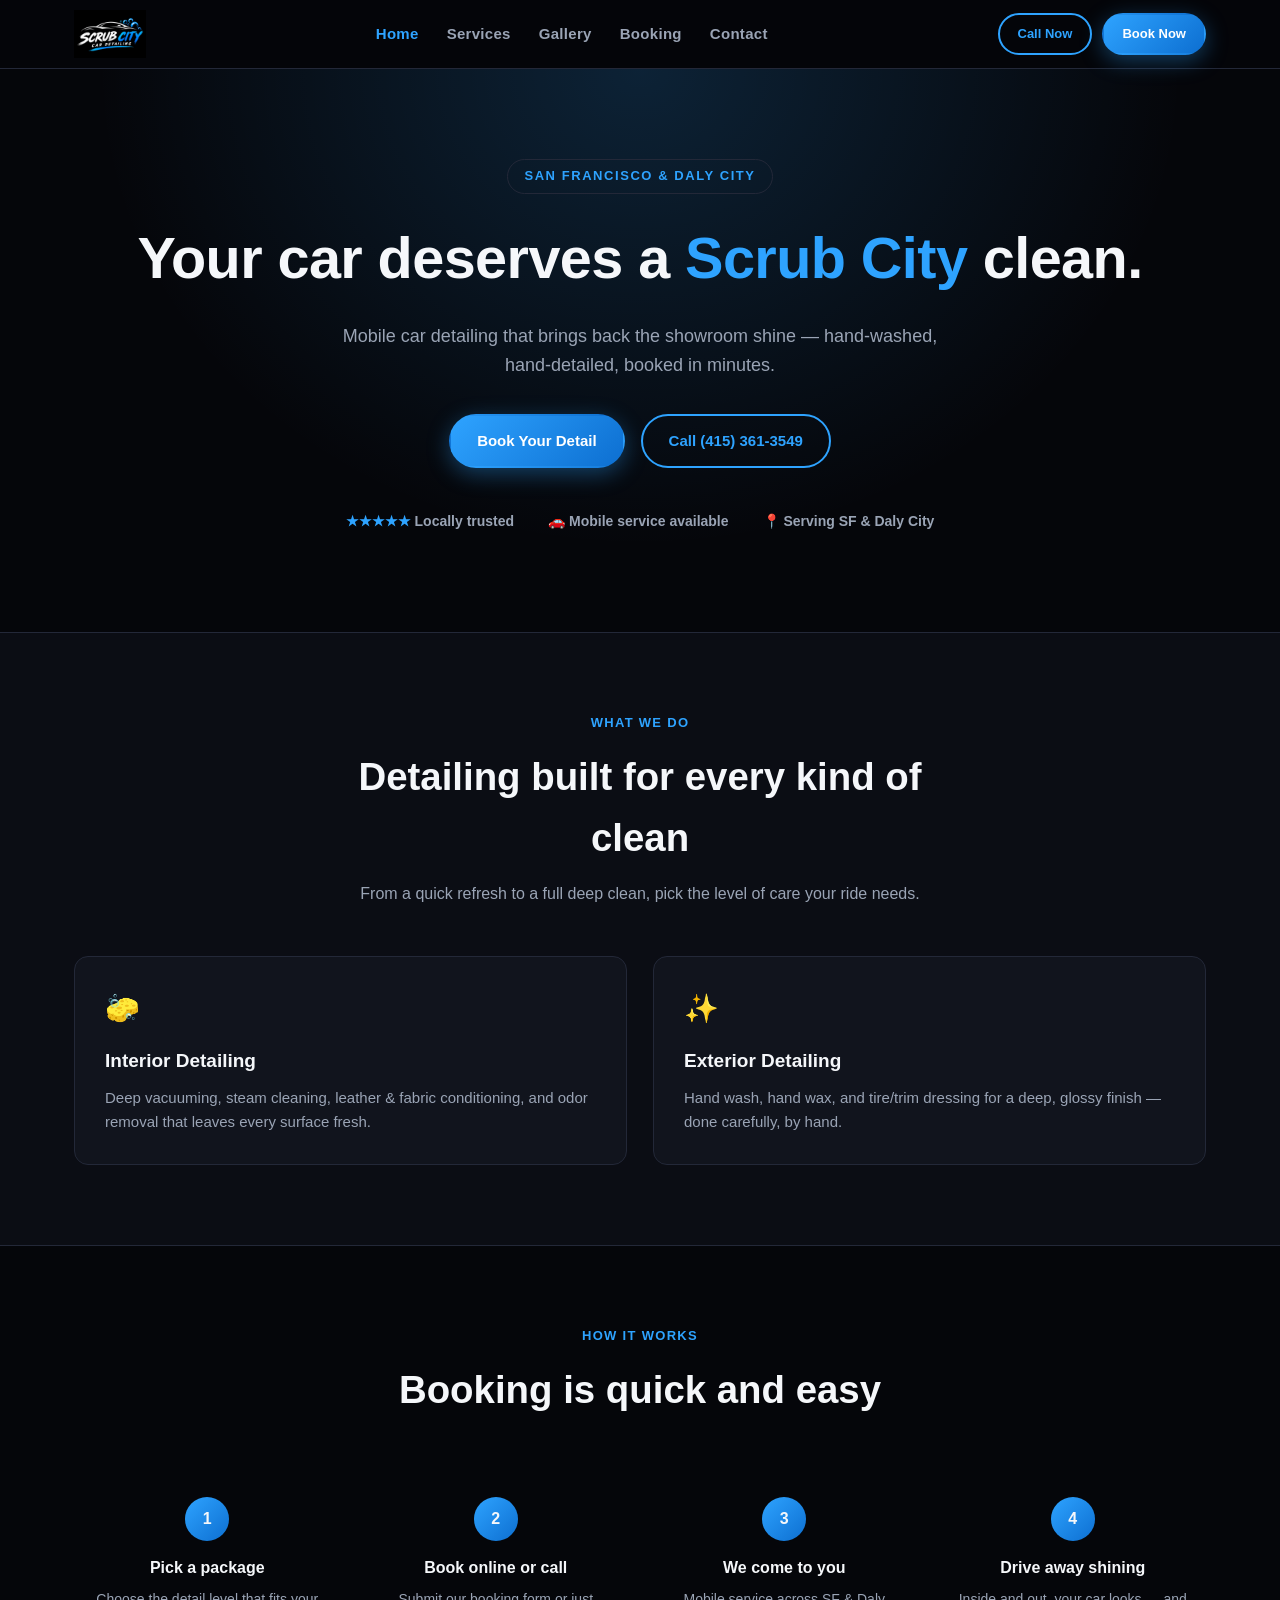
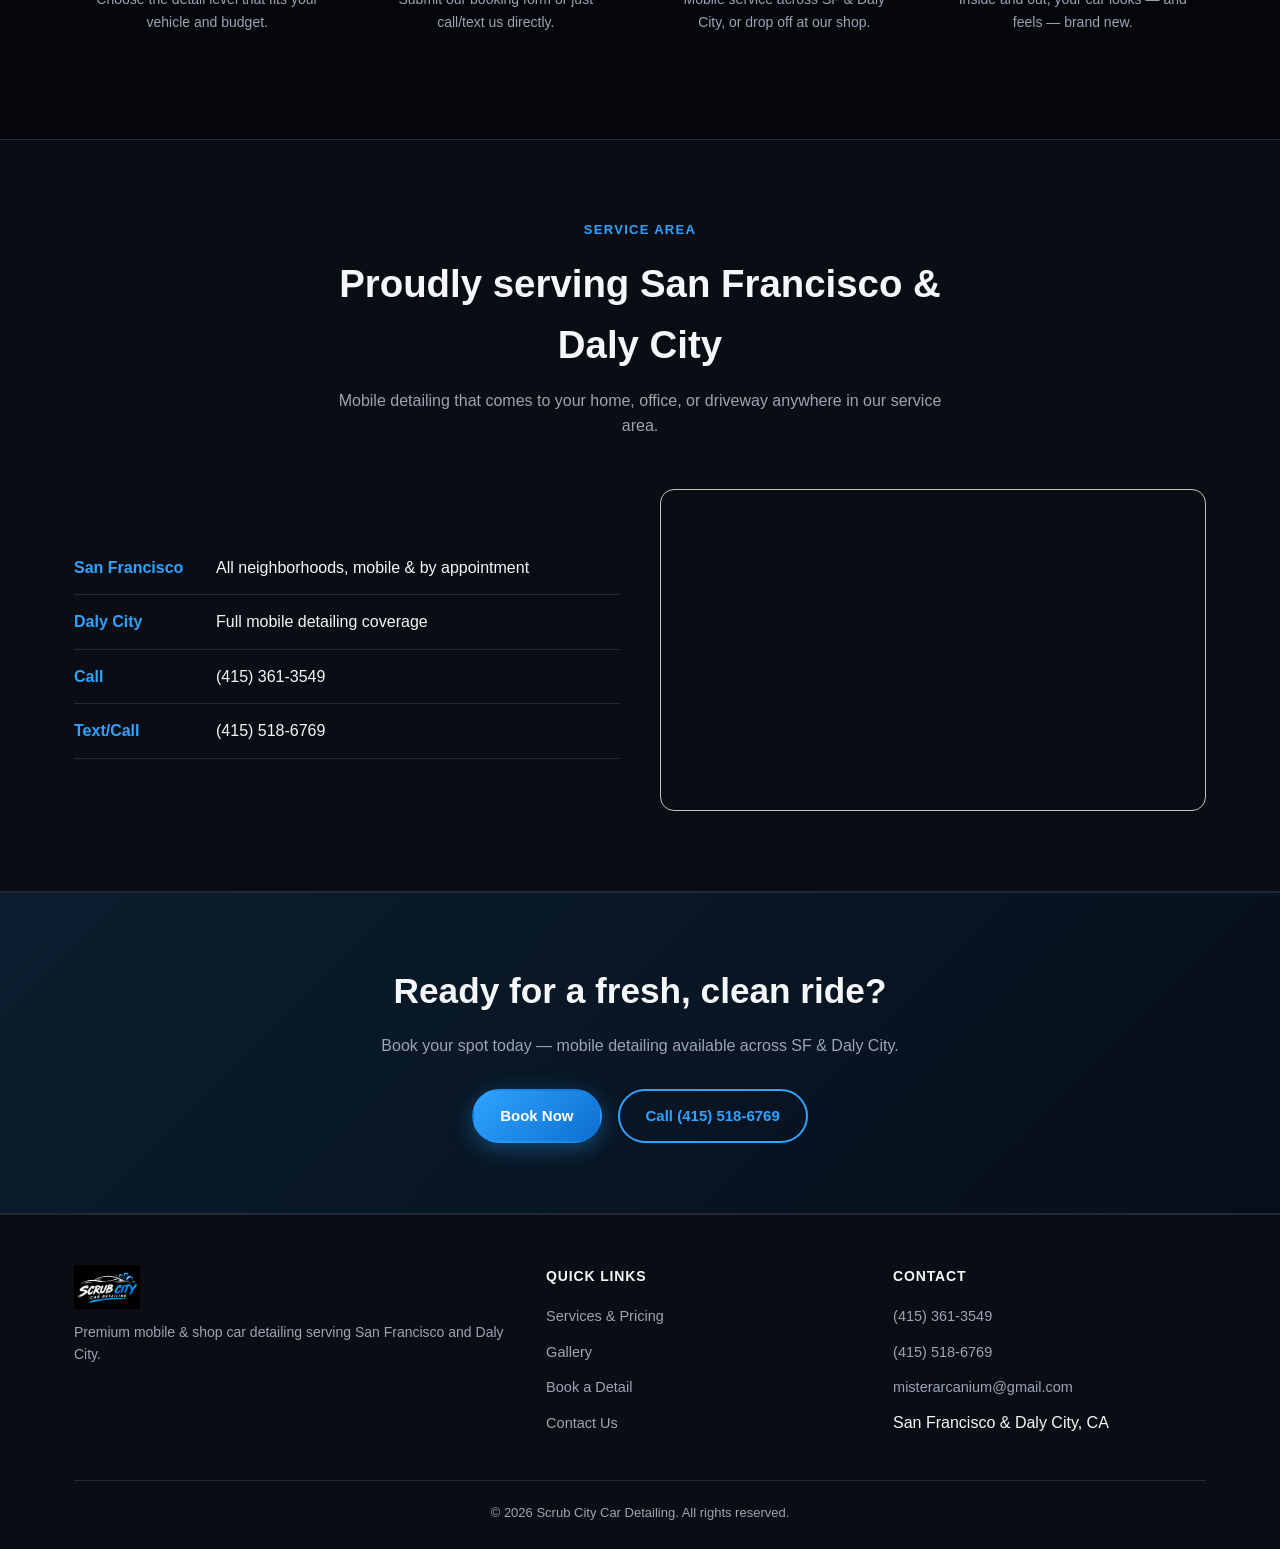
<file: index.html>
<!DOCTYPE html>
<html lang="en">
<head>
<meta charset="UTF-8">
<meta name="viewport" content="width=device-width, initial-scale=1.0">
<title>Scrub City Car Detailing | Mobile & Shop Detailing in SF & Daly City</title>
<meta name="description" content="Scrub City Car Detailing offers hand-done interior & exterior detailing in San Francisco and Daly City. Book online or call (415) 361-3549.">
<link rel="icon" href="images/logo-round.webp">
<link rel="stylesheet" href="styles.css">
</head>
<body>

<header class="site-header">
  <div class="nav-wrap">
    <a href="index.html" class="brand">
      <img src="images/logo-wide.webp" alt="Scrub City Car Detailing logo">
    </a>
    <nav class="main-nav">
      <ul>
        <li><a href="index.html" class="active">Home</a></li>
        <li><a href="services.html">Services</a></li>
        <li><a href="gallery.html">Gallery</a></li>
        <li><a href="booking.html">Booking</a></li>
        <li><a href="contact.html">Contact</a></li>
      </ul>
    </nav>
    <div class="header-cta">
      <a href="tel:4153613549" class="btn btn-outline btn-sm">Call Now</a>
      <a href="booking.html" class="btn btn-primary btn-sm"><span class="long">Book </span>Now</a>
    </div>
    <button class="nav-toggle" aria-label="Toggle menu"><span></span><span></span><span></span></button>
  </div>
</header>

<section class="hero">
  <div class="container">
    <span class="eyebrow">San Francisco &amp; Daly City</span>
    <h1>Your car deserves a <span>Scrub City</span> clean.</h1>
    <p class="lead">Mobile car detailing that brings back the showroom shine — hand-washed, hand-detailed, booked in minutes.</p>
    <div class="hero-actions">
      <a href="booking.html" class="btn btn-primary">Book Your Detail</a>
      <a href="tel:4153613549" class="btn btn-outline">Call (415) 361-3549</a>
    </div>
    <div class="trust-strip">
      <div><span>★★★★★</span> Locally trusted</div>
      <div><span>🚗</span> Mobile service available</div>
      <div><span>📍</span> Serving SF &amp; Daly City</div>
    </div>
  </div>
</section>

<section class="alt-bg">
  <div class="container">
    <div class="section-head">
      <span class="tag">What We Do</span>
      <h2>Detailing built for every kind of clean</h2>
      <p>From a quick refresh to a full deep clean, pick the level of care your ride needs.</p>
    </div>
    <div class="grid-2">
      <div class="card">
        <div class="icon">🧽</div>
        <h3>Interior Detailing</h3>
        <p>Deep vacuuming, steam cleaning, leather &amp; fabric conditioning, and odor removal that leaves every surface fresh.</p>
      </div>
      <div class="card">
        <div class="icon">✨</div>
        <h3>Exterior Detailing</h3>
        <p>Hand wash, hand wax, and tire/trim dressing for a deep, glossy finish — done carefully, by hand.</p>
      </div>
    </div>
  </div>
</section>

<section>
  <div class="container">
    <div class="section-head">
      <span class="tag">How It Works</span>
      <h2>Booking is quick and easy</h2>
    </div>
    <div class="steps">
      <div class="step">
        <div class="num">1</div>
        <h4>Pick a package</h4>
        <p>Choose the detail level that fits your vehicle and budget.</p>
      </div>
      <div class="step">
        <div class="num">2</div>
        <h4>Book online or call</h4>
        <p>Submit our booking form or just call/text us directly.</p>
      </div>
      <div class="step">
        <div class="num">3</div>
        <h4>We come to you</h4>
        <p>Mobile service across SF &amp; Daly City, or drop off at our shop.</p>
      </div>
      <div class="step">
        <div class="num">4</div>
        <h4>Drive away shining</h4>
        <p>Inside and out, your car looks — and feels — brand new.</p>
      </div>
    </div>
  </div>
</section>

<section class="alt-bg">
  <div class="container">
    <div class="section-head">
      <span class="tag">Service Area</span>
      <h2>Proudly serving San Francisco &amp; Daly City</h2>
      <p>Mobile detailing that comes to your home, office, or driveway anywhere in our service area.</p>
    </div>
    <div class="area-box">
      <ul class="area-list">
        <li><strong>San Francisco</strong> All neighborhoods, mobile &amp; by appointment</li>
        <li><strong>Daly City</strong> Full mobile detailing coverage</li>
        <li><strong>Call</strong> <a href="tel:4153613549">(415) 361-3549</a></li>
        <li><strong>Text/Call</strong> <a href="tel:4155186769">(415) 518-6769</a></li>
      </ul>
      <div class="map-embed">
        <iframe src="https://www.google.com/maps?q=San+Francisco,CA&output=embed" loading="lazy" allowfullscreen title="Service area map"></iframe>
      </div>
    </div>
  </div>
</section>

<section class="cta-band">
  <div class="container">
    <h2>Ready for a fresh, clean ride?</h2>
    <p>Book your spot today — mobile detailing available across SF &amp; Daly City.</p>
    <div class="cta-actions">
      <a href="booking.html" class="btn btn-primary">Book Now</a>
      <a href="tel:4155186769" class="btn btn-outline">Call (415) 518-6769</a>
    </div>
  </div>
</section>

<footer class="site-footer">
  <div class="container">
    <div class="footer-grid">
      <div>
        <img src="images/logo-wide.webp" alt="Scrub City Car Detailing">
        <p>Premium mobile &amp; shop car detailing serving San Francisco and Daly City.</p>
      </div>
      <div>
        <h5>Quick Links</h5>
        <ul>
          <li><a href="services.html">Services &amp; Pricing</a></li>
          <li><a href="gallery.html">Gallery</a></li>
          <li><a href="booking.html">Book a Detail</a></li>
          <li><a href="contact.html">Contact Us</a></li>
        </ul>
      </div>
      <div>
        <h5>Contact</h5>
        <ul>
          <li><a href="tel:4153613549">(415) 361-3549</a></li>
          <li><a href="tel:4155186769">(415) 518-6769</a></li>
          <li><a href="mailto:misterarcanium@gmail.com">misterarcanium@gmail.com</a></li>
          <li>San Francisco &amp; Daly City, CA</li>
        </ul>
      </div>
    </div>
    <div class="footer-bottom">
      &copy; <span id="year"></span> Scrub City Car Detailing. All rights reserved.
    </div>
  </div>
</footer>

<script src="script.js"></script>
</body>
</html>
</file>
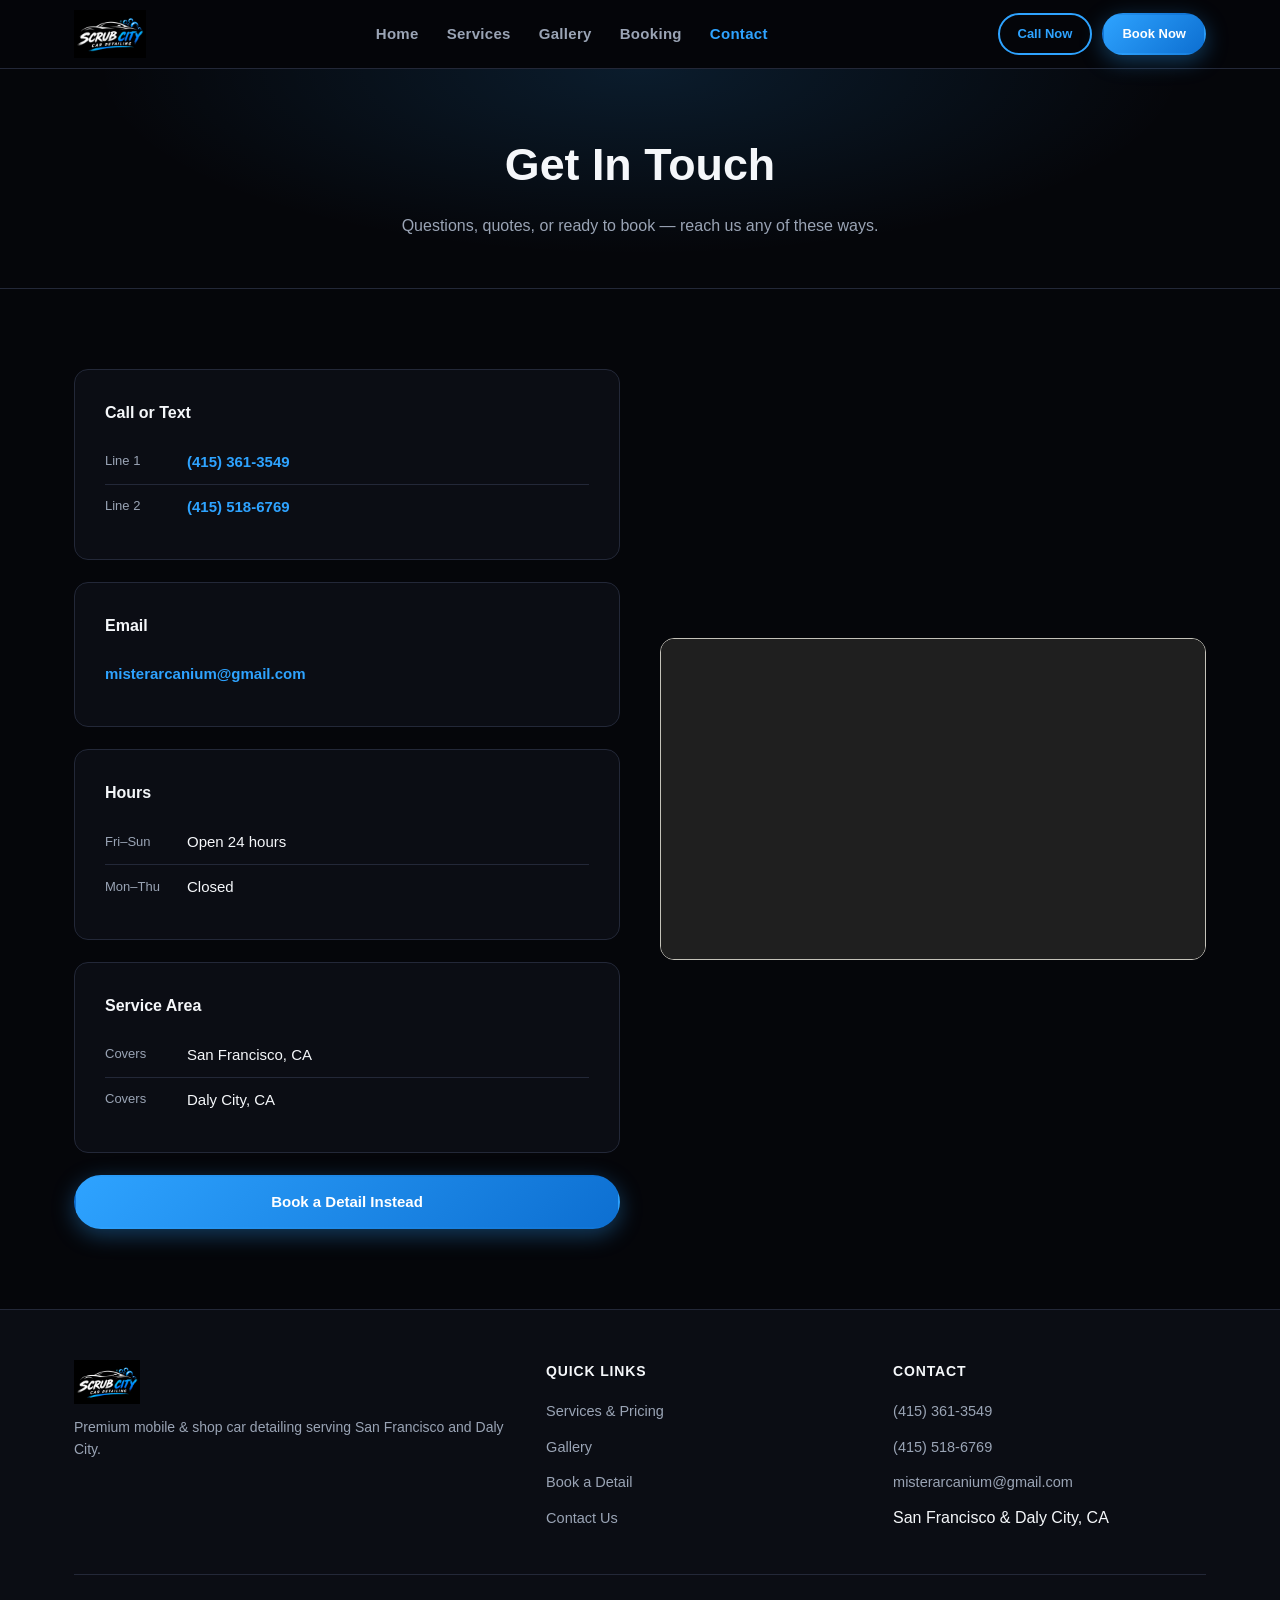
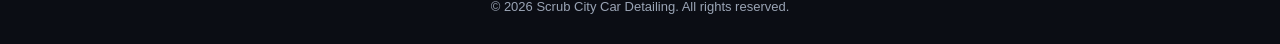
<file: contact.html>
<!DOCTYPE html>
<html lang="en">
<head>
<meta charset="UTF-8">
<meta name="viewport" content="width=device-width, initial-scale=1.0">
<title>Contact | Scrub City Car Detailing</title>
<meta name="description" content="Contact Scrub City Car Detailing — call or text (415) 361-3549 or (415) 518-6769. Serving San Francisco and Daly City.">
<link rel="icon" href="images/logo-round.webp">
<link rel="stylesheet" href="styles.css">
</head>
<body>

<header class="site-header">
  <div class="nav-wrap">
    <a href="index.html" class="brand">
      <img src="images/logo-wide.webp" alt="Scrub City Car Detailing logo">
    </a>
    <nav class="main-nav">
      <ul>
        <li><a href="index.html">Home</a></li>
        <li><a href="services.html">Services</a></li>
        <li><a href="gallery.html">Gallery</a></li>
        <li><a href="booking.html">Booking</a></li>
        <li><a href="contact.html" class="active">Contact</a></li>
      </ul>
    </nav>
    <div class="header-cta">
      <a href="tel:4153613549" class="btn btn-outline btn-sm">Call Now</a>
      <a href="booking.html" class="btn btn-primary btn-sm"><span class="long">Book </span>Now</a>
    </div>
    <button class="nav-toggle" aria-label="Toggle menu"><span></span><span></span><span></span></button>
  </div>
</header>

<section class="page-hero">
  <div class="container">
    <h1>Get In Touch</h1>
    <p>Questions, quotes, or ready to book — reach us any of these ways.</p>
  </div>
</section>

<section>
  <div class="container">
    <div class="area-box">

      <div>
        <div class="side-card">
          <h4>Call or Text</h4>
          <div class="contact-line"><span class="lbl">Line 1</span><a href="tel:4153613549">(415) 361-3549</a></div>
          <div class="contact-line"><span class="lbl">Line 2</span><a href="tel:4155186769">(415) 518-6769</a></div>
        </div>
        <div class="side-card">
          <h4>Email</h4>
          <div class="contact-line"><a href="mailto:misterarcanium@gmail.com">misterarcanium@gmail.com</a></div>
        </div>
        <div class="side-card">
          <h4>Hours</h4>
          <div class="contact-line"><span class="lbl">Fri–Sun</span> Open 24 hours</div>
          <div class="contact-line"><span class="lbl">Mon–Thu</span> Closed</div>
        </div>
        <div class="side-card">
          <h4>Service Area</h4>
          <div class="contact-line"><span class="lbl">Covers</span> San Francisco, CA</div>
          <div class="contact-line"><span class="lbl">Covers</span> Daly City, CA</div>
        </div>
        <a href="booking.html" class="btn btn-primary" style="width:100%;text-align:center;">Book a Detail Instead</a>
      </div>

      <div class="map-embed">
        <iframe src="https://www.google.com/maps?q=Daly+City,CA&output=embed" loading="lazy" allowfullscreen title="San Francisco and Daly City service area map"></iframe>
      </div>

    </div>
  </div>
</section>

<footer class="site-footer">
  <div class="container">
    <div class="footer-grid">
      <div>
        <img src="images/logo-wide.webp" alt="Scrub City Car Detailing">
        <p>Premium mobile &amp; shop car detailing serving San Francisco and Daly City.</p>
      </div>
      <div>
        <h5>Quick Links</h5>
        <ul>
          <li><a href="services.html">Services &amp; Pricing</a></li>
          <li><a href="gallery.html">Gallery</a></li>
          <li><a href="booking.html">Book a Detail</a></li>
          <li><a href="contact.html">Contact Us</a></li>
        </ul>
      </div>
      <div>
        <h5>Contact</h5>
        <ul>
          <li><a href="tel:4153613549">(415) 361-3549</a></li>
          <li><a href="tel:4155186769">(415) 518-6769</a></li>
          <li><a href="mailto:misterarcanium@gmail.com">misterarcanium@gmail.com</a></li>
          <li>San Francisco &amp; Daly City, CA</li>
        </ul>
      </div>
    </div>
    <div class="footer-bottom">
      &copy; <span id="year"></span> Scrub City Car Detailing. All rights reserved.
    </div>
  </div>
</footer>

<script src="script.js"></script>
</body>
</html>
</file>
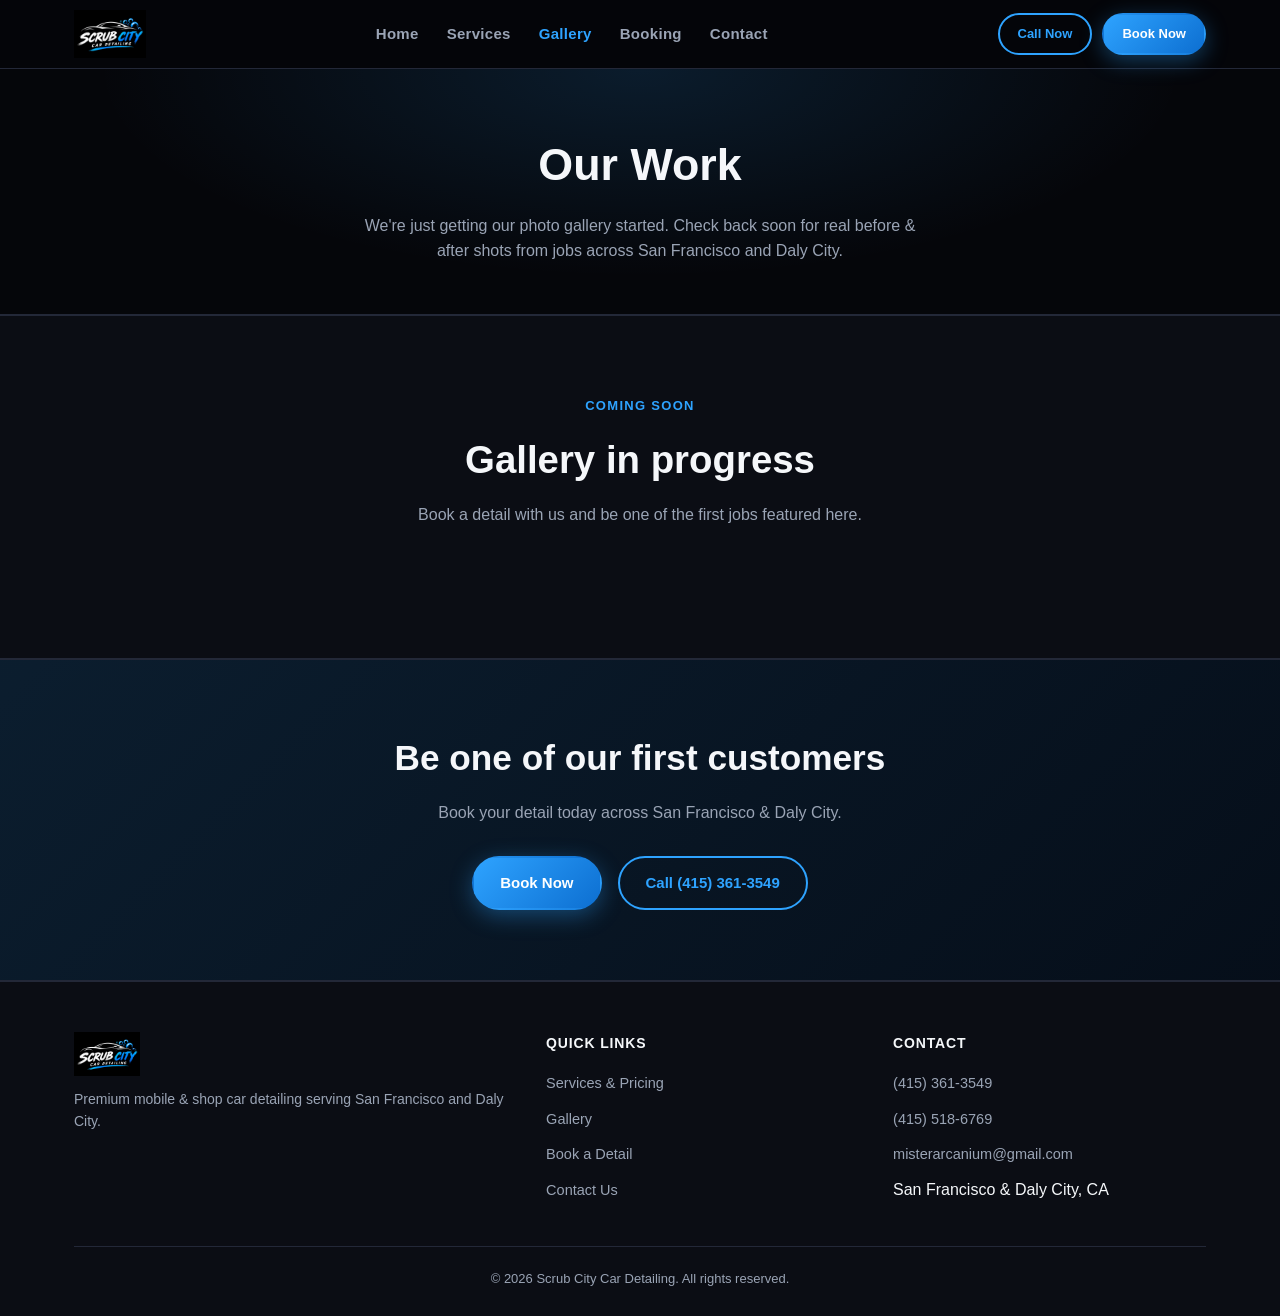
<file: gallery.html>
<!DOCTYPE html>
<html lang="en">
<head>
<meta charset="UTF-8">
<meta name="viewport" content="width=device-width, initial-scale=1.0">
<title>Gallery | Scrub City Car Detailing</title>
<meta name="description" content="See before & after results from Scrub City Car Detailing, serving San Francisco and Daly City.">
<link rel="icon" href="images/logo-round.webp">
<link rel="stylesheet" href="styles.css">
</head>
<body>

<header class="site-header">
  <div class="nav-wrap">
    <a href="index.html" class="brand">
      <img src="images/logo-wide.webp" alt="Scrub City Car Detailing logo">
    </a>
    <nav class="main-nav">
      <ul>
        <li><a href="index.html">Home</a></li>
        <li><a href="services.html">Services</a></li>
        <li><a href="gallery.html" class="active">Gallery</a></li>
        <li><a href="booking.html">Booking</a></li>
        <li><a href="contact.html">Contact</a></li>
      </ul>
    </nav>
    <div class="header-cta">
      <a href="tel:4153613549" class="btn btn-outline btn-sm">Call Now</a>
      <a href="booking.html" class="btn btn-primary btn-sm"><span class="long">Book </span>Now</a>
    </div>
    <button class="nav-toggle" aria-label="Toggle menu"><span></span><span></span><span></span></button>
  </div>
</header>

<section class="page-hero">
  <div class="container">
    <h1>Our Work</h1>
    <p>We're just getting our photo gallery started. Check back soon for real before &amp; after shots from jobs across San Francisco and Daly City.</p>
  </div>
</section>

<section class="alt-bg">
  <div class="container">
    <div class="section-head">
      <span class="tag">Coming Soon</span>
      <h2>Gallery in progress</h2>
      <p>Book a detail with us and be one of the first jobs featured here.</p>
    </div>
  </div>
</section>

<section class="cta-band">
  <div class="container">
    <h2>Be one of our first customers</h2>
    <p>Book your detail today across San Francisco &amp; Daly City.</p>
    <div class="cta-actions">
      <a href="booking.html" class="btn btn-primary">Book Now</a>
      <a href="tel:4153613549" class="btn btn-outline">Call (415) 361-3549</a>
    </div>
  </div>
</section>

<footer class="site-footer">
  <div class="container">
    <div class="footer-grid">
      <div>
        <img src="images/logo-wide.webp" alt="Scrub City Car Detailing">
        <p>Premium mobile &amp; shop car detailing serving San Francisco and Daly City.</p>
      </div>
      <div>
        <h5>Quick Links</h5>
        <ul>
          <li><a href="services.html">Services &amp; Pricing</a></li>
          <li><a href="gallery.html">Gallery</a></li>
          <li><a href="booking.html">Book a Detail</a></li>
          <li><a href="contact.html">Contact Us</a></li>
        </ul>
      </div>
      <div>
        <h5>Contact</h5>
        <ul>
          <li><a href="tel:4153613549">(415) 361-3549</a></li>
          <li><a href="tel:4155186769">(415) 518-6769</a></li>
          <li><a href="mailto:misterarcanium@gmail.com">misterarcanium@gmail.com</a></li>
          <li>San Francisco &amp; Daly City, CA</li>
        </ul>
      </div>
    </div>
    <div class="footer-bottom">
      &copy; <span id="year"></span> Scrub City Car Detailing. All rights reserved.
    </div>
  </div>
</footer>

<script src="script.js"></script>
</body>
</html>
</file>
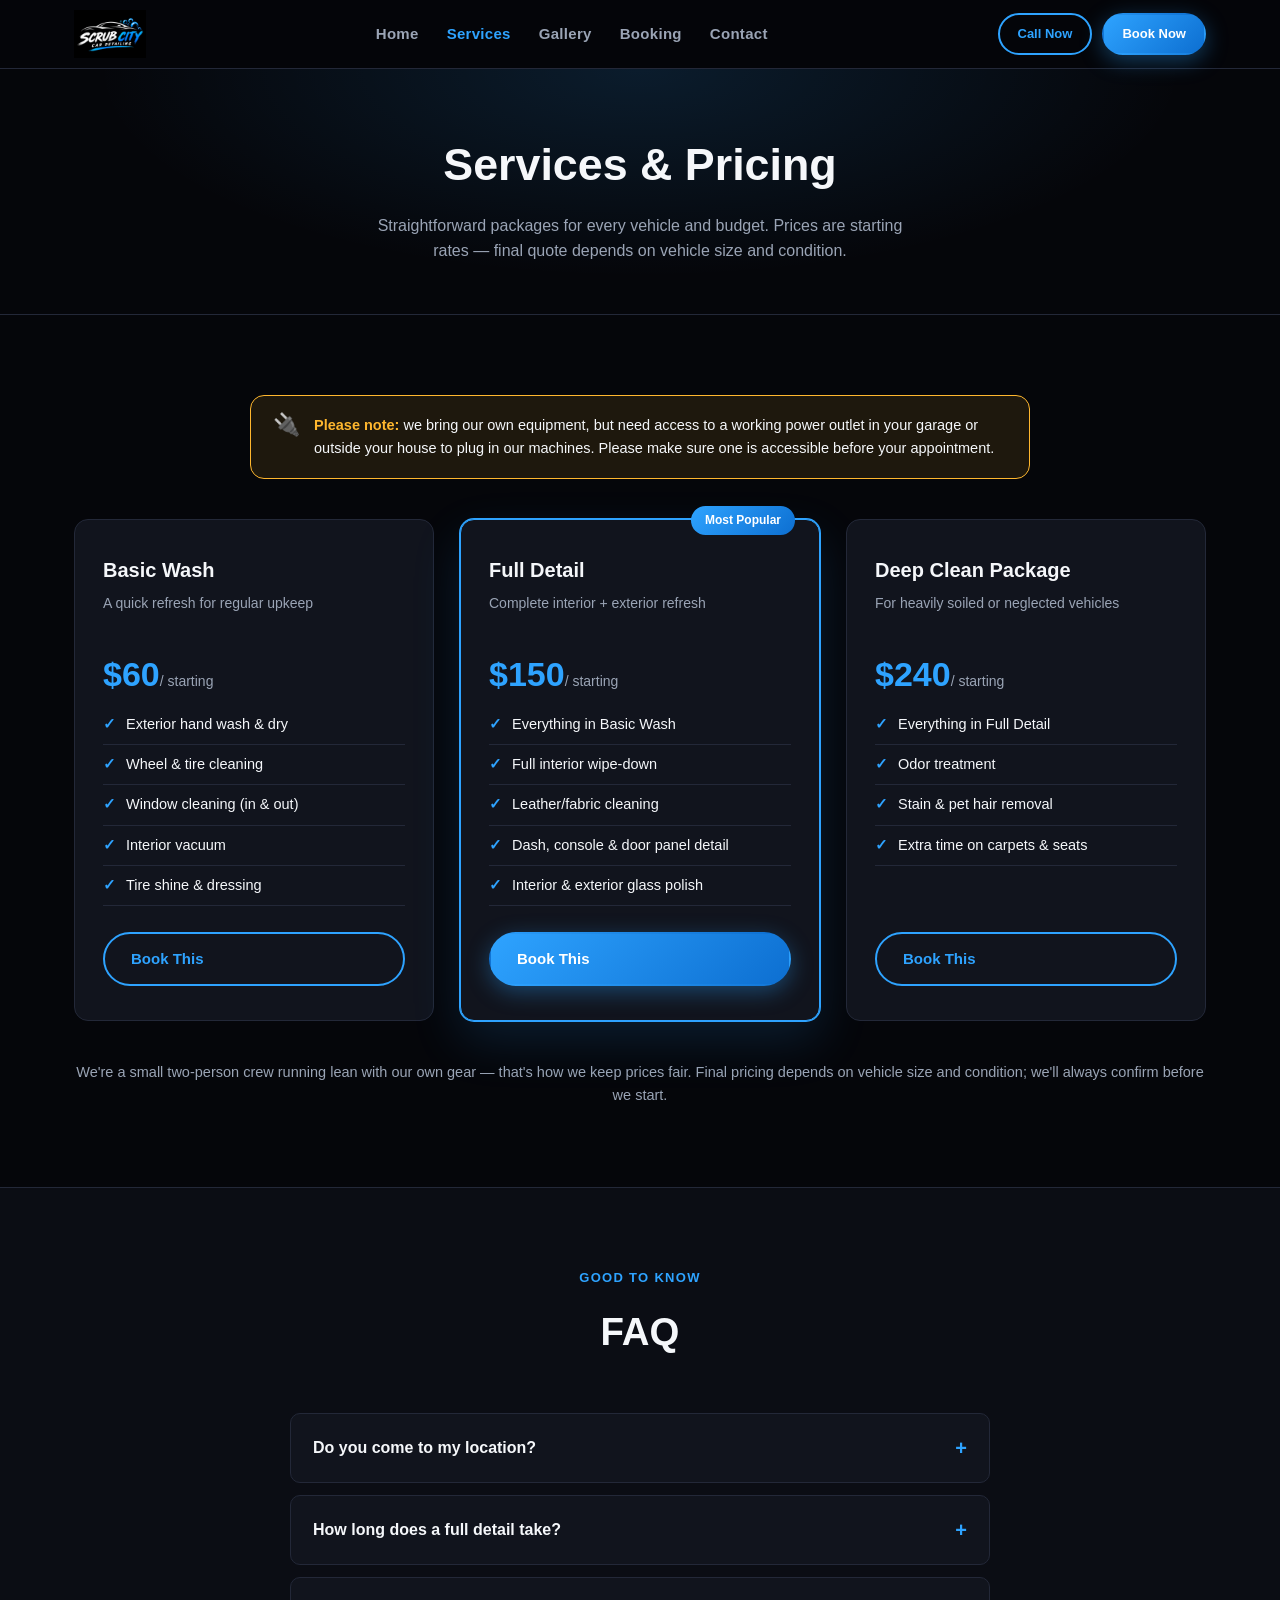
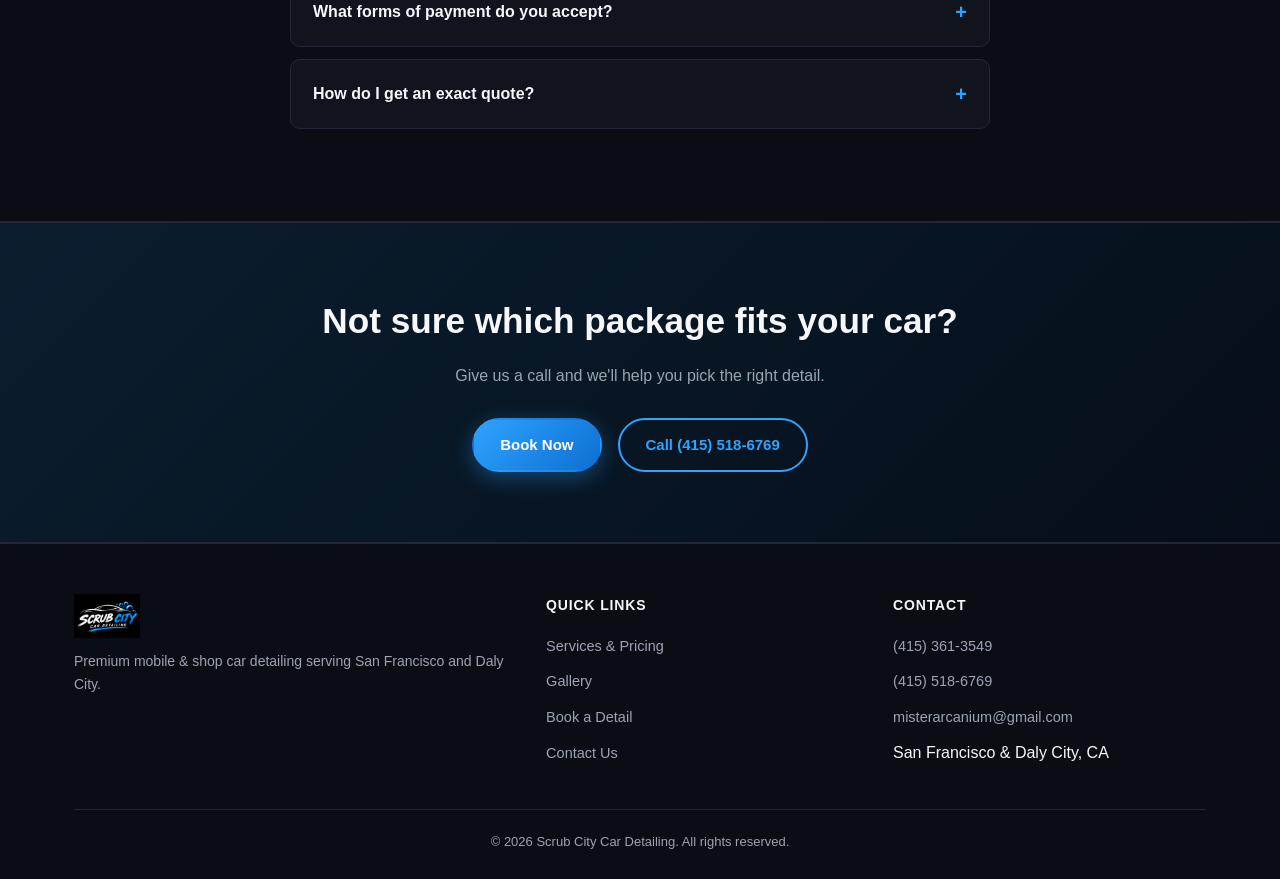
<file: services.html>
<!DOCTYPE html>
<html lang="en">
<head>
<meta charset="UTF-8">
<meta name="viewport" content="width=device-width, initial-scale=1.0">
<title>Services & Pricing | Scrub City Car Detailing</title>
<meta name="description" content="Detailing packages from Scrub City Car Detailing: basic wash, full detail, and deep interior/exterior clean. Serving SF & Daly City.">
<link rel="icon" href="images/logo-round.webp">
<link rel="stylesheet" href="styles.css">
</head>
<body>

<header class="site-header">
  <div class="nav-wrap">
    <a href="index.html" class="brand">
      <img src="images/logo-wide.webp" alt="Scrub City Car Detailing logo">
    </a>
    <nav class="main-nav">
      <ul>
        <li><a href="index.html">Home</a></li>
        <li><a href="services.html" class="active">Services</a></li>
        <li><a href="gallery.html">Gallery</a></li>
        <li><a href="booking.html">Booking</a></li>
        <li><a href="contact.html">Contact</a></li>
      </ul>
    </nav>
    <div class="header-cta">
      <a href="tel:4153613549" class="btn btn-outline btn-sm">Call Now</a>
      <a href="booking.html" class="btn btn-primary btn-sm"><span class="long">Book </span>Now</a>
    </div>
    <button class="nav-toggle" aria-label="Toggle menu"><span></span><span></span><span></span></button>
  </div>
</header>

<section class="page-hero">
  <div class="container">
    <h1>Services &amp; Pricing</h1>
    <p>Straightforward packages for every vehicle and budget. Prices are starting rates — final quote depends on vehicle size and condition.</p>
  </div>
</section>

<section>
  <div class="container">
    <div class="notice">
      <div class="notice-icon">🔌</div>
      <p><strong>Please note:</strong> we bring our own equipment, but need access to a working power outlet in your garage or outside your house to plug in our machines. Please make sure one is accessible before your appointment.</p>
    </div>
    <div class="grid-3">

      <div class="pricing-card">
        <h3>Basic Wash</h3>
        <p class="desc">A quick refresh for regular upkeep</p>
        <div class="price">$60<small>/ starting</small></div>
        <ul>
          <li>Exterior hand wash &amp; dry</li>
          <li>Wheel &amp; tire cleaning</li>
          <li>Window cleaning (in &amp; out)</li>
          <li>Interior vacuum</li>
          <li>Tire shine &amp; dressing</li>
        </ul>
        <a href="booking.html" class="btn btn-outline">Book This</a>
      </div>

      <div class="pricing-card featured">
        <span class="badge">Most Popular</span>
        <h3>Full Detail</h3>
        <p class="desc">Complete interior + exterior refresh</p>
        <div class="price">$150<small>/ starting</small></div>
        <ul>
          <li>Everything in Basic Wash</li>
          <li>Full interior wipe-down</li>
          <li>Leather/fabric cleaning</li>
          <li>Dash, console &amp; door panel detail</li>
          <li>Interior &amp; exterior glass polish</li>
        </ul>
        <a href="booking.html" class="btn btn-primary">Book This</a>
      </div>

      <div class="pricing-card">
        <h3>Deep Clean Package</h3>
        <p class="desc">For heavily soiled or neglected vehicles</p>
        <div class="price">$240<small>/ starting</small></div>
        <ul>
          <li>Everything in Full Detail</li>
          <li>Odor treatment</li>
          <li>Stain &amp; pet hair removal</li>
          <li>Extra time on carpets &amp; seats</li>
        </ul>
        <a href="booking.html" class="btn btn-outline">Book This</a>
      </div>

    </div>

    <p class="addon-note">
      We're a small two-person crew running lean with our own gear — that's how we keep prices fair. Final pricing depends on vehicle size and condition; we'll always confirm before we start.
    </p>
  </div>
</section>

<section class="alt-bg">
  <div class="container">
    <div class="section-head">
      <span class="tag">Good to Know</span>
      <h2>FAQ</h2>
    </div>
    <div style="max-width:700px;margin:0 auto;">
      <details class="faq-item">
        <summary>Do you come to my location?</summary>
        <p class="faq-a">Yes — we offer mobile detailing throughout San Francisco and Daly City. We just need access to water and power at your location, or we can bring our own supply for an added fee.</p>
      </details>
      <details class="faq-item">
        <summary>How long does a full detail take?</summary>
        <p class="faq-a">As a two-person team, a Full Detail typically takes 2–3.5 hours depending on vehicle size and condition. Deep Clean packages can take longer.</p>
      </details>
      <details class="faq-item">
        <summary>What forms of payment do you accept?</summary>
        <p class="faq-a">Cash, Zelle, Venmo, and major credit/debit cards. Payment is collected after the job is complete and you're happy with the result.</p>
      </details>
      <details class="faq-item">
        <summary>How do I get an exact quote?</summary>
        <p class="faq-a">Submit the booking form with your vehicle details, or call/text us at (415) 361-3549 — we'll confirm final pricing before we start.</p>
      </details>
    </div>
  </div>
</section>

<section class="cta-band">
  <div class="container">
    <h2>Not sure which package fits your car?</h2>
    <p>Give us a call and we'll help you pick the right detail.</p>
    <div class="cta-actions">
      <a href="booking.html" class="btn btn-primary">Book Now</a>
      <a href="tel:4155186769" class="btn btn-outline">Call (415) 518-6769</a>
    </div>
  </div>
</section>

<footer class="site-footer">
  <div class="container">
    <div class="footer-grid">
      <div>
        <img src="images/logo-wide.webp" alt="Scrub City Car Detailing">
        <p>Premium mobile &amp; shop car detailing serving San Francisco and Daly City.</p>
      </div>
      <div>
        <h5>Quick Links</h5>
        <ul>
          <li><a href="services.html">Services &amp; Pricing</a></li>
          <li><a href="gallery.html">Gallery</a></li>
          <li><a href="booking.html">Book a Detail</a></li>
          <li><a href="contact.html">Contact Us</a></li>
        </ul>
      </div>
      <div>
        <h5>Contact</h5>
        <ul>
          <li><a href="tel:4153613549">(415) 361-3549</a></li>
          <li><a href="tel:4155186769">(415) 518-6769</a></li>
          <li><a href="mailto:misterarcanium@gmail.com">misterarcanium@gmail.com</a></li>
          <li>San Francisco &amp; Daly City, CA</li>
        </ul>
      </div>
    </div>
    <div class="footer-bottom">
      &copy; <span id="year"></span> Scrub City Car Detailing. All rights reserved.
    </div>
  </div>
</footer>

<script src="script.js"></script>
</body>
</html>
</file>
<file: styles.css>
:root {
  --black: #05060a;
  --near-black: #0b0d14;
  --panel: #11141d;
  --blue: #2ea3ff;
  --blue-deep: #0d6fd1;
  --white: #f5f7fa;
  --muted: #9aa4b5;
  --border: #232838;
  --radius: 14px;
}

* { box-sizing: border-box; margin: 0; padding: 0; }

html { scroll-behavior: smooth; }

body {
  background: var(--black);
  color: var(--white);
  font-family: "Segoe UI", Roboto, Arial, sans-serif;
  line-height: 1.6;
  color-scheme: dark;
}

a { color: inherit; text-decoration: none; }

img { max-width: 100%; display: block; }

.container {
  max-width: 1180px;
  margin: 0 auto;
  padding: 0 24px;
}

/* ---------- Header ---------- */
header.site-header {
  position: sticky;
  top: 0;
  z-index: 100;
  background: rgba(5, 6, 10, 0.92);
  backdrop-filter: blur(8px);
  border-bottom: 1px solid var(--border);
}

.nav-wrap {
  display: flex;
  align-items: center;
  justify-content: space-between;
  padding: 10px 24px;
  max-width: 1180px;
  margin: 0 auto;
}

.brand {
  display: flex;
  align-items: center;
  gap: 10px;
}

.brand img {
  height: 48px;
  width: auto;
}

nav.main-nav ul {
  display: flex;
  list-style: none;
  gap: 28px;
}

nav.main-nav a {
  font-weight: 600;
  font-size: 15px;
  letter-spacing: 0.02em;
  color: var(--muted);
  transition: color 0.2s;
}

nav.main-nav a:hover,
nav.main-nav a.active {
  color: var(--blue);
}

.header-cta {
  display: flex;
  gap: 10px;
  align-items: center;
}

.nav-toggle {
  display: none;
  flex-direction: column;
  gap: 5px;
  background: none;
  border: none;
  cursor: pointer;
  padding: 6px;
}

.nav-toggle span {
  width: 26px;
  height: 3px;
  background: var(--white);
  border-radius: 2px;
}

/* ---------- Buttons ---------- */
.btn {
  display: inline-block;
  padding: 13px 26px;
  border-radius: 999px;
  font-weight: 700;
  font-size: 15px;
  border: 2px solid transparent;
  cursor: pointer;
  transition: transform 0.15s ease, box-shadow 0.15s ease;
}

.btn:hover { transform: translateY(-2px); }

.btn-primary {
  background: linear-gradient(135deg, var(--blue), var(--blue-deep));
  color: #fff;
  box-shadow: 0 6px 22px rgba(46, 163, 255, 0.35);
}

.btn-outline {
  background: transparent;
  border-color: var(--blue);
  color: var(--blue);
}

.btn-outline:hover { background: rgba(46, 163, 255, 0.1); }

.btn-sm { padding: 9px 18px; font-size: 13px; }

/* ---------- Hero ---------- */
.hero {
  position: relative;
  padding: 90px 0 100px;
  text-align: center;
  overflow: hidden;
  background:
    radial-gradient(ellipse at top, rgba(46, 163, 255, 0.18), transparent 60%),
    var(--black);
}

.hero .eyebrow {
  display: inline-block;
  color: var(--blue);
  font-weight: 700;
  letter-spacing: 0.12em;
  text-transform: uppercase;
  font-size: 13px;
  margin-bottom: 18px;
  border: 1px solid var(--border);
  padding: 6px 16px;
  border-radius: 999px;
}

.hero h1 {
  font-size: clamp(2.2rem, 5vw, 3.6rem);
  font-weight: 800;
  letter-spacing: -0.01em;
  margin-bottom: 18px;
}

.hero h1 span { color: var(--blue); }

.hero p.lead {
  max-width: 620px;
  margin: 0 auto 34px;
  color: var(--muted);
  font-size: 18px;
}

.hero-actions {
  display: flex;
  gap: 16px;
  justify-content: center;
  flex-wrap: wrap;
  margin-bottom: 42px;
}

.hero-logo {
  max-width: 380px;
  margin: 0 auto 10px;
}

.trust-strip {
  display: flex;
  gap: 34px;
  justify-content: center;
  flex-wrap: wrap;
  color: var(--muted);
  font-size: 14px;
  font-weight: 600;
}

.trust-strip span { color: var(--blue); }

/* ---------- Section basics ---------- */
section { padding: 80px 0; }

.section-head {
  text-align: center;
  max-width: 640px;
  margin: 0 auto 50px;
}

.section-head .tag {
  color: var(--blue);
  font-weight: 700;
  letter-spacing: 0.1em;
  text-transform: uppercase;
  font-size: 13px;
  margin-bottom: 12px;
  display: block;
}

.section-head h2 {
  font-size: clamp(1.7rem, 3.4vw, 2.4rem);
  margin-bottom: 12px;
}

.section-head p { color: var(--muted); }

.alt-bg { background: var(--near-black); border-top: 1px solid var(--border); border-bottom: 1px solid var(--border); }

/* ---------- Cards / grid ---------- */
.grid-3 {
  display: grid;
  grid-template-columns: repeat(3, 1fr);
  gap: 26px;
}

.grid-2 {
  display: grid;
  grid-template-columns: repeat(2, 1fr);
  gap: 26px;
}

.card {
  background: var(--panel);
  border: 1px solid var(--border);
  border-radius: var(--radius);
  padding: 30px;
  transition: transform 0.2s, border-color 0.2s;
}

.card:hover { transform: translateY(-4px); border-color: var(--blue); }

.card .icon {
  font-size: 28px;
  margin-bottom: 14px;
}

.card h3 { font-size: 19px; margin-bottom: 10px; }
.card p { color: var(--muted); font-size: 15px; }

/* ---------- Pricing ---------- */
.pricing-card {
  background: var(--panel);
  border: 1px solid var(--border);
  border-radius: var(--radius);
  padding: 34px 28px;
  display: flex;
  flex-direction: column;
  position: relative;
}

.pricing-card.featured {
  border-color: var(--blue);
  box-shadow: 0 0 0 1px var(--blue), 0 20px 50px rgba(46, 163, 255, 0.15);
}

.pricing-card .badge {
  position: absolute;
  top: -14px;
  right: 24px;
  background: linear-gradient(135deg, var(--blue), var(--blue-deep));
  color: #fff;
  font-size: 12px;
  font-weight: 700;
  padding: 5px 14px;
  border-radius: 999px;
}

.pricing-card h3 { font-size: 20px; margin-bottom: 6px; }
.pricing-card .price {
  font-size: 34px;
  font-weight: 800;
  color: var(--blue);
  margin: 12px 0 4px;
}
.pricing-card .price small { font-size: 14px; color: var(--muted); font-weight: 500; }
.pricing-card .desc { color: var(--muted); font-size: 14px; margin-bottom: 20px; }

.pricing-card ul { list-style: none; margin-bottom: 26px; flex-grow: 1; }
.pricing-card li {
  padding: 8px 0;
  border-bottom: 1px solid var(--border);
  font-size: 14.5px;
  color: var(--white);
  display: flex;
  gap: 10px;
}
.pricing-card li::before { content: "✓"; color: var(--blue); font-weight: 700; }

.notice {
  display: flex;
  align-items: flex-start;
  gap: 14px;
  background: rgba(255, 183, 46, 0.1);
  border: 1px solid #ffb72e;
  border-radius: var(--radius);
  padding: 18px 22px;
  margin: 0 auto 40px;
  max-width: 780px;
}

.notice .notice-icon {
  font-size: 22px;
  line-height: 1;
}

.notice strong {
  color: #ffb72e;
}

.notice p {
  color: var(--white);
  font-size: 14.5px;
  margin: 0;
}

.addon-note {
  text-align: center;
  color: var(--muted);
  margin-top: 40px;
  font-size: 14.5px;
}

/* ---------- Service area ---------- */
.area-box {
  display: grid;
  grid-template-columns: 1fr 1fr;
  gap: 40px;
  align-items: center;
}

.area-list { list-style: none; }
.area-list li {
  padding: 14px 0;
  border-bottom: 1px solid var(--border);
  display: flex;
  gap: 12px;
  align-items: baseline;
}
.area-list li strong { color: var(--blue); min-width: 130px; }

.map-embed {
  border-radius: var(--radius);
  overflow: hidden;
  border: 1px solid var(--border);
  filter: grayscale(0.3) invert(0.92) contrast(0.9);
}

.map-embed iframe { width: 100%; height: 320px; border: 0; display: block; }

/* ---------- Gallery ---------- */
.gallery-grid {
  display: grid;
  grid-template-columns: repeat(3, 1fr);
  gap: 20px;
}

.gallery-item {
  background: var(--panel);
  border: 1px solid var(--border);
  border-radius: var(--radius);
  overflow: hidden;
  aspect-ratio: 4/3;
  display: flex;
  align-items: center;
  justify-content: center;
  position: relative;
}

.gallery-item .placeholder {
  color: var(--muted);
  font-size: 14px;
  text-align: center;
  padding: 20px;
}

.gallery-item .tagline {
  position: absolute;
  bottom: 0; left: 0; right: 0;
  background: linear-gradient(180deg, transparent, rgba(0,0,0,0.85));
  padding: 30px 16px 12px;
  font-weight: 700;
  font-size: 14px;
  color: var(--white);
}

/* ---------- Steps ---------- */
.steps {
  display: grid;
  grid-template-columns: repeat(4, 1fr);
  gap: 22px;
}

.step {
  text-align: center;
  padding: 26px 18px;
}

.step .num {
  width: 44px; height: 44px;
  border-radius: 50%;
  background: linear-gradient(135deg, var(--blue), var(--blue-deep));
  display: flex; align-items: center; justify-content: center;
  font-weight: 800;
  margin: 0 auto 14px;
}

.step h4 { font-size: 16px; margin-bottom: 8px; }
.step p { color: var(--muted); font-size: 14px; }

/* ---------- Testimonials ---------- */
.testimonial {
  background: var(--panel);
  border: 1px solid var(--border);
  border-radius: var(--radius);
  padding: 28px;
}

.stars { color: var(--blue); margin-bottom: 12px; letter-spacing: 2px; }
.testimonial p.quote { color: var(--white); margin-bottom: 16px; font-size: 15px; }
.testimonial .who { color: var(--muted); font-size: 13.5px; font-weight: 600; }

/* ---------- Booking form ---------- */
.booking-layout {
  display: grid;
  grid-template-columns: 1.1fr 0.9fr;
  gap: 46px;
  align-items: start;
}

.form-card {
  background: var(--panel);
  border: 1px solid var(--border);
  border-radius: var(--radius);
  padding: 34px;
}

.form-row { margin-bottom: 20px; }
.form-row.two { display: grid; grid-template-columns: 1fr 1fr; gap: 18px; }

label {
  display: block;
  font-size: 13.5px;
  font-weight: 700;
  color: var(--muted);
  margin-bottom: 8px;
  text-transform: uppercase;
  letter-spacing: 0.04em;
}

input, select, textarea {
  width: 100%;
  background: var(--near-black);
  border: 1px solid var(--border);
  border-radius: 8px;
  padding: 13px 14px;
  color: var(--white);
  font-size: 15px;
  font-family: inherit;
}

input:focus, select:focus, textarea:focus {
  outline: none;
  border-color: var(--blue);
}

textarea { resize: vertical; min-height: 100px; }

.radio-group { display: flex; gap: 14px; flex-wrap: wrap; }
.radio-pill {
  border: 1px solid var(--border);
  border-radius: 999px;
  padding: 9px 16px;
  font-size: 13.5px;
  cursor: pointer;
  color: var(--muted);
}
.radio-pill input { display: none; }
.radio-pill:has(input:checked) {
  border-color: var(--blue);
  color: var(--blue);
  background: rgba(46,163,255,0.08);
}

.form-note {
  font-size: 12.5px;
  color: var(--muted);
  margin-top: 14px;
}

.side-card {
  background: var(--near-black);
  border: 1px solid var(--border);
  border-radius: var(--radius);
  padding: 30px;
  margin-bottom: 22px;
}

.side-card h4 { margin-bottom: 14px; font-size: 16px; }
.contact-line {
  display: flex;
  align-items: center;
  gap: 12px;
  padding: 10px 0;
  border-bottom: 1px solid var(--border);
  font-size: 15px;
}
.contact-line:last-child { border-bottom: none; }
.contact-line .lbl { color: var(--muted); font-size: 13px; min-width: 70px; }
.contact-line a { color: var(--blue); font-weight: 700; }

#formStatus {
  margin-top: 16px;
  padding: 12px 16px;
  border-radius: 8px;
  font-size: 14px;
  display: none;
}
#formStatus.show { display: block; }
#formStatus.ok { background: rgba(46,163,255,0.12); border: 1px solid var(--blue); color: var(--white); }
#formStatus:not(.ok) { background: rgba(255,90,90,0.1); border: 1px solid #ff5a5a; color: var(--white); }

/* ---------- FAQ ---------- */
.faq-item {
  border: 1px solid var(--border);
  border-radius: 10px;
  margin-bottom: 12px;
  overflow: hidden;
  background: var(--panel);
}
.faq-item summary {
  padding: 18px 22px;
  cursor: pointer;
  font-weight: 700;
  list-style: none;
  display: flex;
  justify-content: space-between;
  align-items: center;
}
.faq-item summary::after { content: "+"; color: var(--blue); font-size: 20px; }
.faq-item[open] summary::after { content: "–"; }
.faq-item .faq-a { padding: 0 22px 20px; color: var(--muted); font-size: 14.5px; }

/* ---------- CTA band ---------- */
.cta-band {
  background: linear-gradient(135deg, rgba(46,163,255,0.15), rgba(13,111,209,0.08));
  border-top: 1px solid var(--border);
  border-bottom: 1px solid var(--border);
  text-align: center;
  padding: 70px 0;
}
.cta-band h2 { font-size: clamp(1.6rem, 3vw, 2.2rem); margin-bottom: 14px; }
.cta-band p { color: var(--muted); margin-bottom: 30px; }
.cta-actions { display: flex; gap: 16px; justify-content: center; flex-wrap: wrap; }

/* ---------- Footer ---------- */
footer.site-footer {
  background: var(--near-black);
  border-top: 1px solid var(--border);
  padding: 50px 0 26px;
}
.footer-grid {
  display: grid;
  grid-template-columns: 1.4fr 1fr 1fr;
  gap: 34px;
  margin-bottom: 34px;
}
.footer-grid img { height: 44px; margin-bottom: 12px; }
.footer-grid p { color: var(--muted); font-size: 14px; }
.footer-grid h5 {
  font-size: 14px;
  text-transform: uppercase;
  letter-spacing: 0.06em;
  color: var(--white);
  margin-bottom: 16px;
}
.footer-grid ul { list-style: none; }
.footer-grid li { margin-bottom: 10px; }
.footer-grid a { color: var(--muted); font-size: 14.5px; }
.footer-grid a:hover { color: var(--blue); }
.footer-bottom {
  border-top: 1px solid var(--border);
  padding-top: 22px;
  text-align: center;
  color: var(--muted);
  font-size: 13px;
}

/* ---------- Page hero (non-home) ---------- */
.page-hero {
  padding: 60px 0 50px;
  text-align: center;
  background: radial-gradient(ellipse at top, rgba(46,163,255,0.14), transparent 60%);
  border-bottom: 1px solid var(--border);
}
.page-hero h1 { font-size: clamp(1.9rem, 4vw, 2.8rem); margin-bottom: 12px; }
.page-hero p { color: var(--muted); max-width: 560px; margin: 0 auto; }

/* ---------- Responsive ---------- */
@media (max-width: 900px) {
  .grid-3 { grid-template-columns: 1fr 1fr; }
  .steps { grid-template-columns: 1fr 1fr; }
  .area-box { grid-template-columns: 1fr; }
  .booking-layout { grid-template-columns: 1fr; }
  .footer-grid { grid-template-columns: 1fr; }
  .gallery-grid { grid-template-columns: 1fr 1fr; }
}

@media (max-width: 720px) {
  nav.main-nav { display: none; }
  .nav-toggle { display: flex; }
  nav.main-nav.open {
    display: flex;
    position: absolute;
    top: 68px; left: 0; right: 0;
    background: var(--near-black);
    border-bottom: 1px solid var(--border);
    padding: 20px 24px;
  }
  nav.main-nav.open ul { flex-direction: column; gap: 18px; }
  .header-cta .btn span.long { display: none; }
  .grid-3, .grid-2 { grid-template-columns: 1fr; }
  .gallery-grid { grid-template-columns: 1fr; }
  .hero { padding: 60px 0 70px; }
}
</file>
